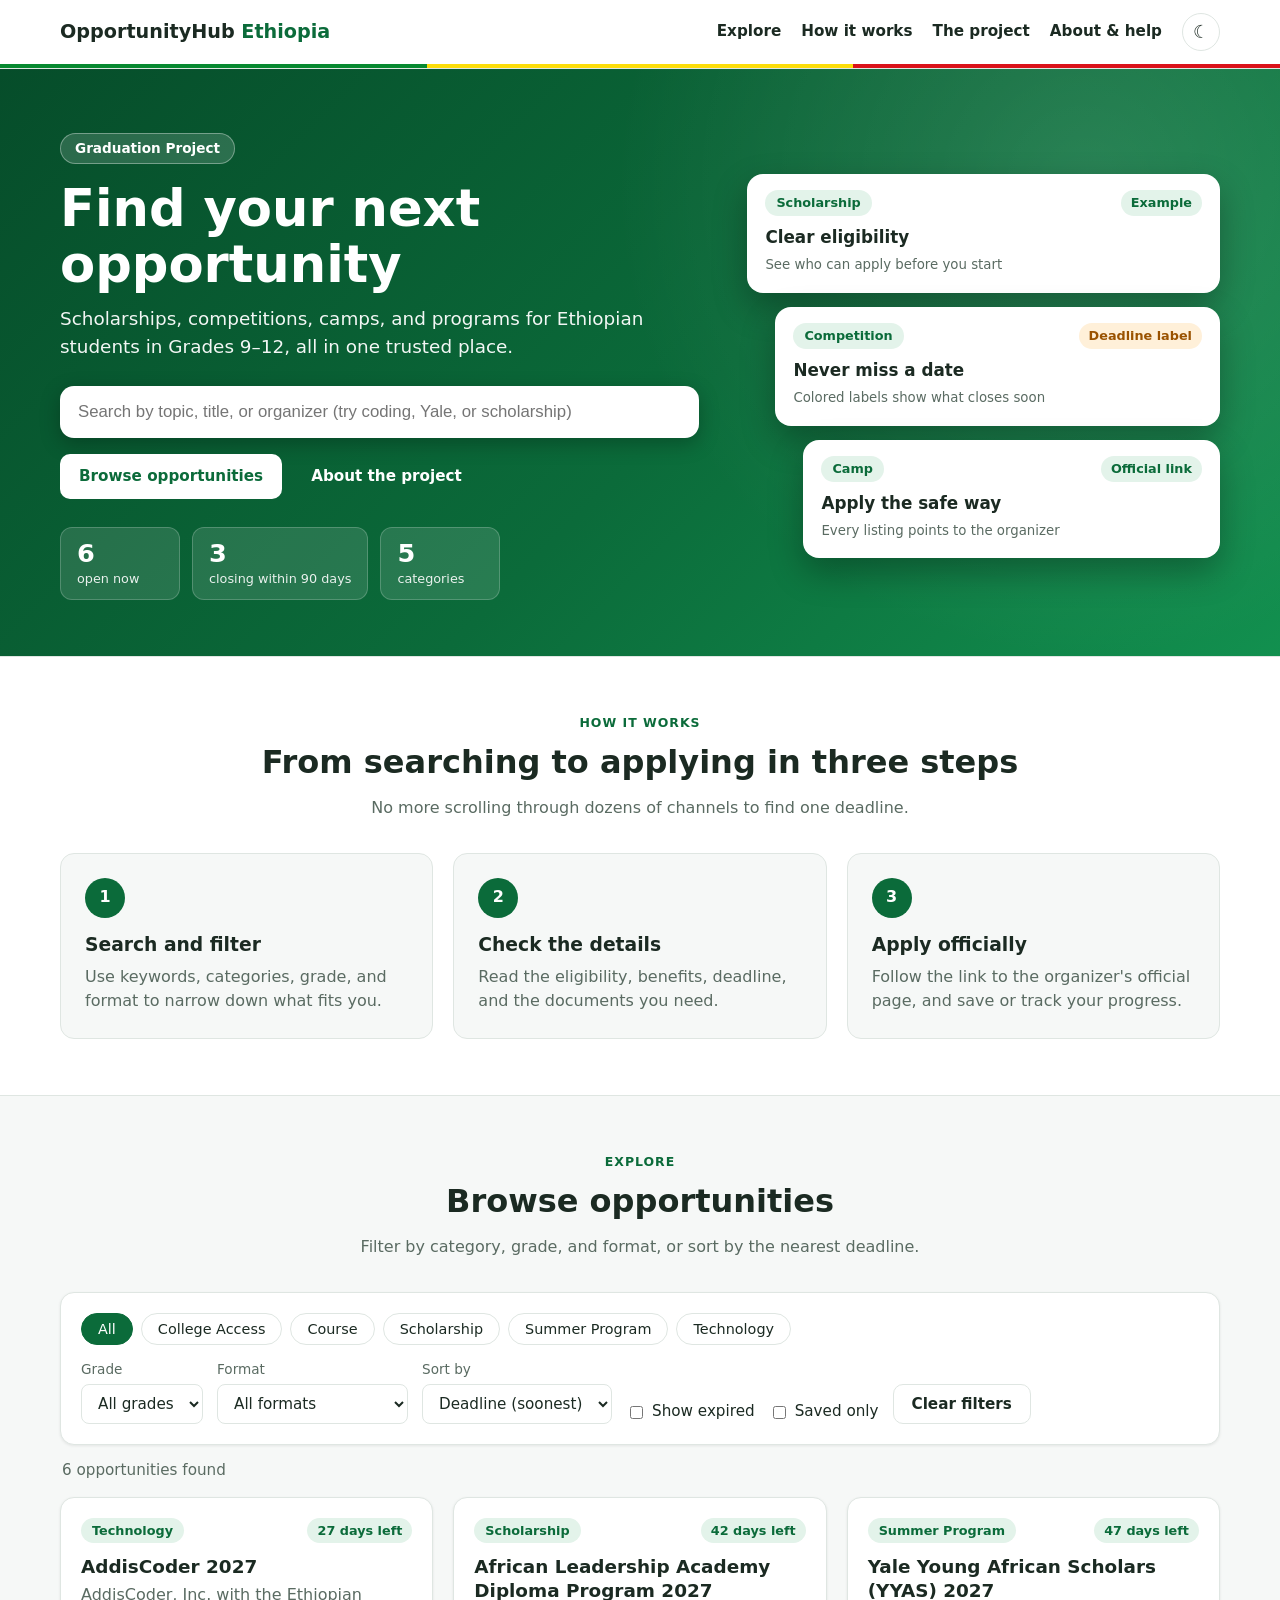
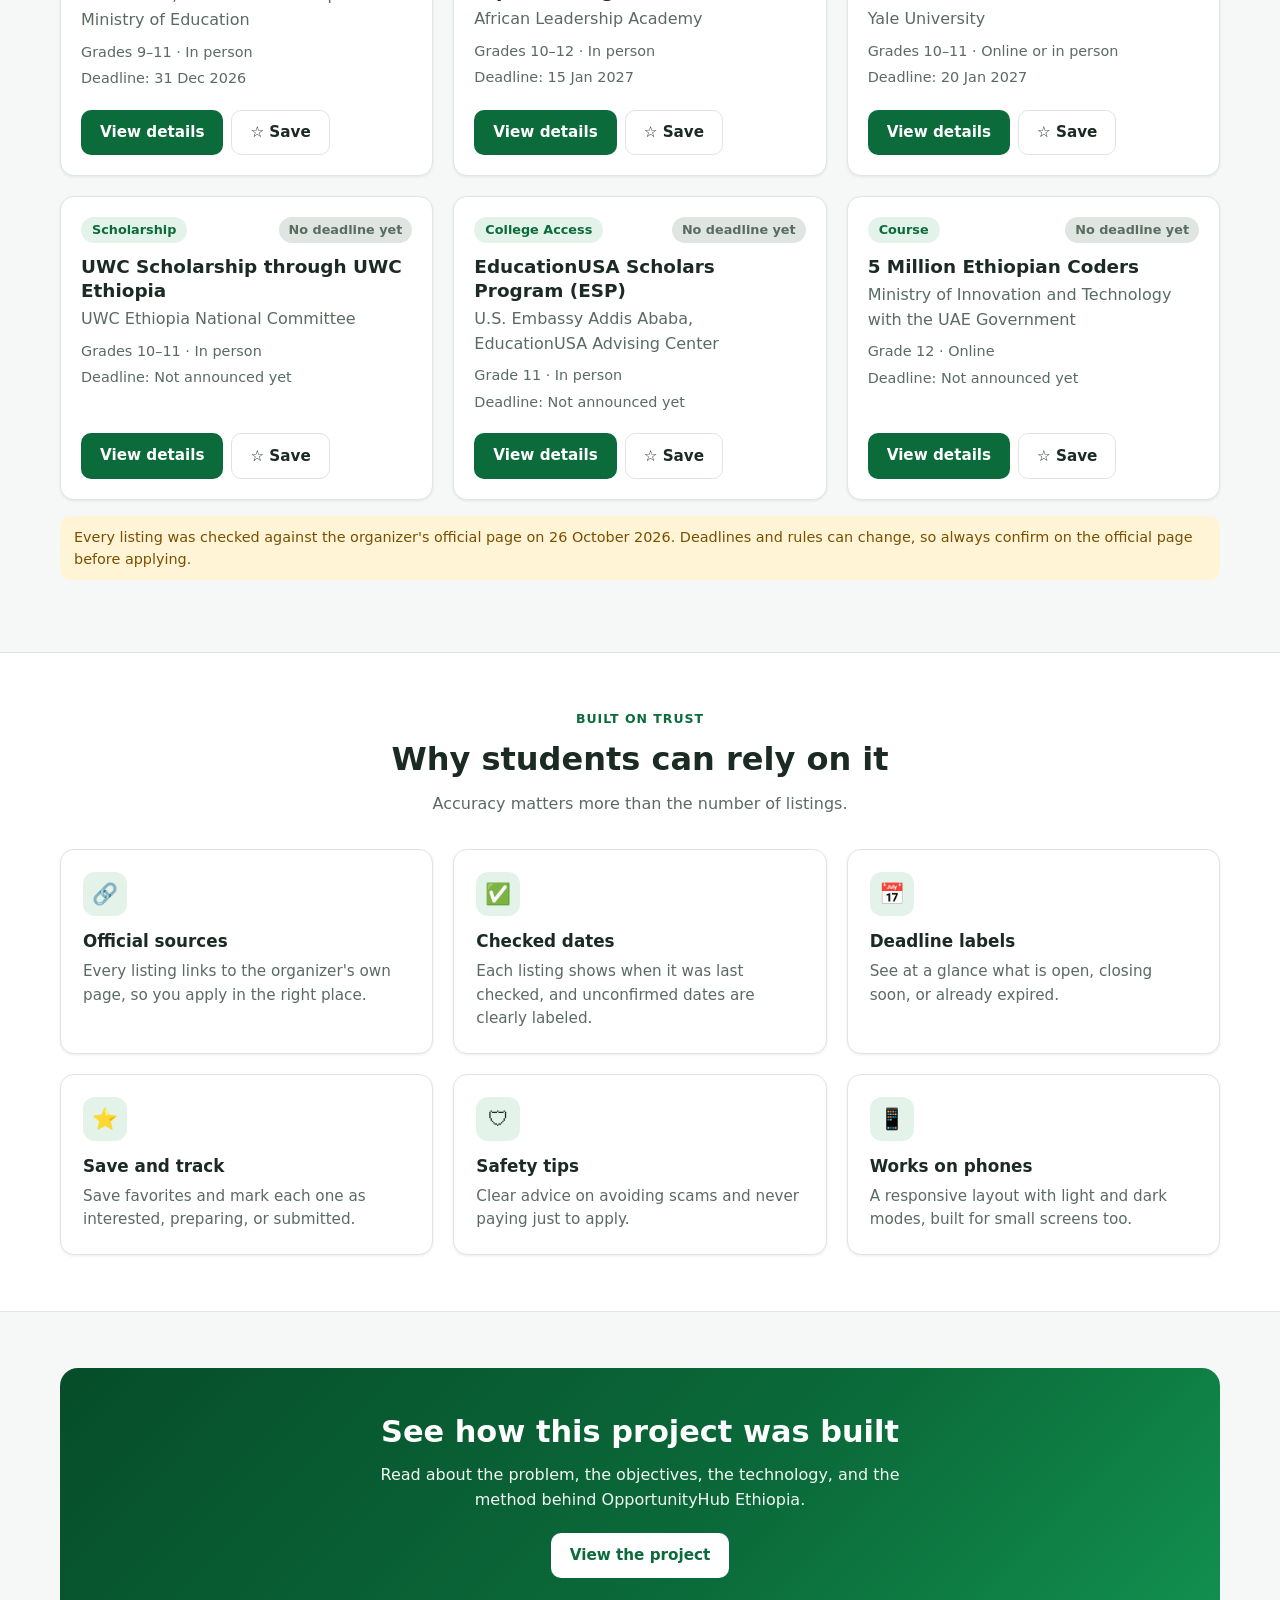
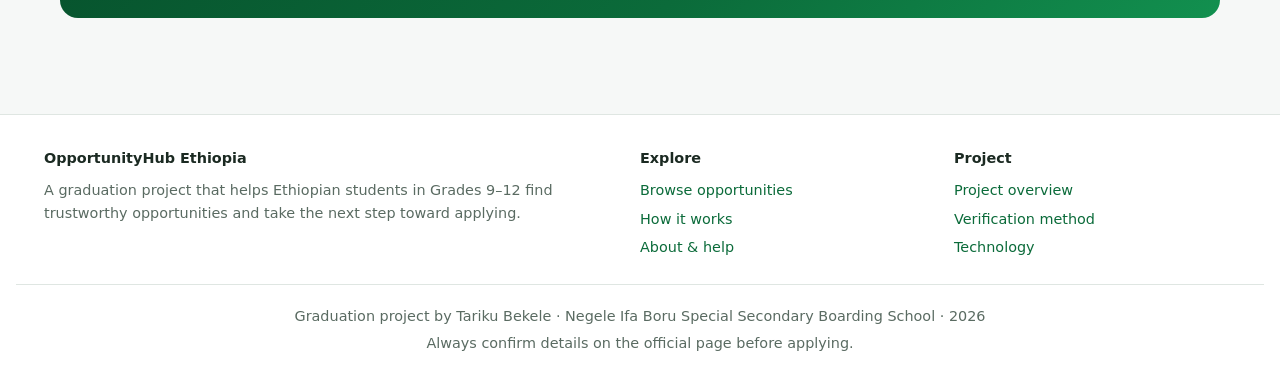
<file: index.html>
<!DOCTYPE html>
<html lang="en">
<head>
  <meta charset="UTF-8">
  <meta name="viewport" content="width=device-width, initial-scale=1">
  <meta name="description" content="Find scholarships, competitions, camps, and programs for Ethiopian students in Grades 9-12.">
  <title>OpportunityHub Ethiopia</title>
  <link rel="stylesheet" href="style.css">
  <script src="common.js"></script>
</head>
<body>
  <a class="skip" href="#explore">Skip to opportunities</a>

  <header class="site-header">
    <div class="container bar">
      <a class="brand" href="index.html">OpportunityHub <span>Ethiopia</span></a>
      <nav>
        <a href="index.html#explore">Explore</a>
        <a class="hide-sm" href="index.html#how">How it works</a>
        <a href="project.html">The project</a>
        <a class="hide-sm" href="about.html">About &amp; help</a>
        <button id="theme-toggle" class="icon-btn" type="button" aria-label="Switch to dark mode">☾</button>
      </nav>
    </div>
  </header>

  <section class="hero">
    <div class="container hero-grid">
      <div>
        <span class="badge-pill">Graduation Project</span>
        <h1>Find your next opportunity</h1>
        <p class="lead">Scholarships, competitions, camps, and programs for Ethiopian students in Grades 9–12, all in one trusted place.</p>
        <label class="sr-only" for="search">Search opportunities</label>
        <input id="search" type="search" placeholder="Search by topic, title, or organizer (try coding, Yale, or scholarship)">
        <div class="hero-actions">
          <a class="btn btn-light" href="#explore">Browse opportunities</a>
          <a class="btn btn-outline-light" href="project.html">About the project</a>
        </div>
        <div class="stats">
          <div><strong id="stat-total">0</strong><span>open now</span></div>
          <div><strong id="stat-soon">0</strong><span>closing within 90 days</span></div>
          <div><strong id="stat-cats">0</strong><span>categories</span></div>
        </div>
      </div>

      <div class="hero-visual" aria-hidden="true">
        <div class="mini-card">
          <div class="mini-top"><span class="tag">Scholarship</span><span class="deadline">Example</span></div>
          <strong>Clear eligibility</strong>
          <small>See who can apply before you start</small>
        </div>
        <div class="mini-card">
          <div class="mini-top"><span class="tag">Competition</span><span class="deadline soon">Deadline label</span></div>
          <strong>Never miss a date</strong>
          <small>Colored labels show what closes soon</small>
        </div>
        <div class="mini-card">
          <div class="mini-top"><span class="tag">Camp</span><span class="deadline">Official link</span></div>
          <strong>Apply the safe way</strong>
          <small>Every listing points to the organizer</small>
        </div>
      </div>
    </div>
  </section>

  <section class="section alt" id="how">
    <div class="container">
      <div class="section-head">
        <div class="eyebrow">How it works</div>
        <h2>From searching to applying in three steps</h2>
        <p>No more scrolling through dozens of channels to find one deadline.</p>
      </div>
      <div class="steps">
        <div class="step">
          <div class="step-num">1</div>
          <h3>Search and filter</h3>
          <p>Use keywords, categories, grade, and format to narrow down what fits you.</p>
        </div>
        <div class="step">
          <div class="step-num">2</div>
          <h3>Check the details</h3>
          <p>Read the eligibility, benefits, deadline, and the documents you need.</p>
        </div>
        <div class="step">
          <div class="step-num">3</div>
          <h3>Apply officially</h3>
          <p>Follow the link to the organizer's official page, and save or track your progress.</p>
        </div>
      </div>
    </div>
  </section>

  <section class="section" id="explore">
    <div class="container">
      <div class="section-head">
        <div class="eyebrow">Explore</div>
        <h2>Browse opportunities</h2>
        <p>Filter by category, grade, and format, or sort by the nearest deadline.</p>
      </div>

      <section class="filters" aria-label="Filters">
        <div id="chips" class="chips"></div>
        <div class="filter-row">
          <label>Grade
            <select id="grade">
              <option value="">All grades</option>
              <option>9</option>
              <option>10</option>
              <option>11</option>
              <option>12</option>
            </select>
          </label>
          <label>Format
            <select id="mode"><option value="">All formats</option></select>
          </label>
          <label>Sort by
            <select id="sort">
              <option value="deadline">Deadline (soonest)</option>
              <option value="title">Title (A–Z)</option>
            </select>
          </label>
          <label class="check"><input type="checkbox" id="show-expired"> Show expired</label>
          <label class="check"><input type="checkbox" id="saved-only"> Saved only</label>
          <button id="clear" class="btn btn-ghost" type="button">Clear filters</button>
        </div>
      </section>

      <p id="count" class="count" aria-live="polite"></p>
      <div id="list" class="grid"></div>

      <p class="notice">Every listing was checked against the organizer's official page on 26 October 2026. Deadlines and rules can change, so always confirm on the official page before applying.</p>
    </div>
  </section>

  <section class="section alt">
    <div class="container">
      <div class="section-head">
        <div class="eyebrow">Built on trust</div>
        <h2>Why students can rely on it</h2>
        <p>Accuracy matters more than the number of listings.</p>
      </div>
      <div class="features">
        <div class="feature"><div class="ico" aria-hidden="true">🔗</div><h3>Official sources</h3><p>Every listing links to the organizer's own page, so you apply in the right place.</p></div>
        <div class="feature"><div class="ico" aria-hidden="true">✅</div><h3>Checked dates</h3><p>Each listing shows when it was last checked, and unconfirmed dates are clearly labeled.</p></div>
        <div class="feature"><div class="ico" aria-hidden="true">📅</div><h3>Deadline labels</h3><p>See at a glance what is open, closing soon, or already expired.</p></div>
        <div class="feature"><div class="ico" aria-hidden="true">⭐</div><h3>Save and track</h3><p>Save favorites and mark each one as interested, preparing, or submitted.</p></div>
        <div class="feature"><div class="ico" aria-hidden="true">🛡</div><h3>Safety tips</h3><p>Clear advice on avoiding scams and never paying just to apply.</p></div>
        <div class="feature"><div class="ico" aria-hidden="true">📱</div><h3>Works on phones</h3><p>A responsive layout with light and dark modes, built for small screens too.</p></div>
      </div>
    </div>
  </section>

  <section class="section">
    <div class="container">
      <div class="cta">
        <h2>See how this project was built</h2>
        <p>Read about the problem, the objectives, the technology, and the method behind OpportunityHub Ethiopia.</p>
        <a class="btn btn-light" href="project.html">View the project</a>
      </div>
    </div>
  </section>

  <footer class="site-footer">
    <div class="footer-grid">
      <div>
        <h4>OpportunityHub Ethiopia</h4>
        <p>A graduation project that helps Ethiopian students in Grades 9–12 find trustworthy opportunities and take the next step toward applying.</p>
      </div>
      <div>
        <h4>Explore</h4>
        <ul>
          <li><a href="index.html#explore">Browse opportunities</a></li>
          <li><a href="index.html#how">How it works</a></li>
          <li><a href="about.html">About &amp; help</a></li>
        </ul>
      </div>
      <div>
        <h4>Project</h4>
        <ul>
          <li><a href="project.html">Project overview</a></li>
          <li><a href="project.html#method">Verification method</a></li>
          <li><a href="project.html#tech">Technology</a></li>
        </ul>
      </div>
    </div>
    <div class="footer-bottom">
      <p>Graduation project by Tariku Bekele · Negele Ifa Boru Special Secondary Boarding School · 2026</p>
      <p>Always confirm details on the official page before applying.</p>
    </div>
  </footer>

  <script src="data.js"></script>
  <script src="app.js"></script>
</body>
</html>
</file>
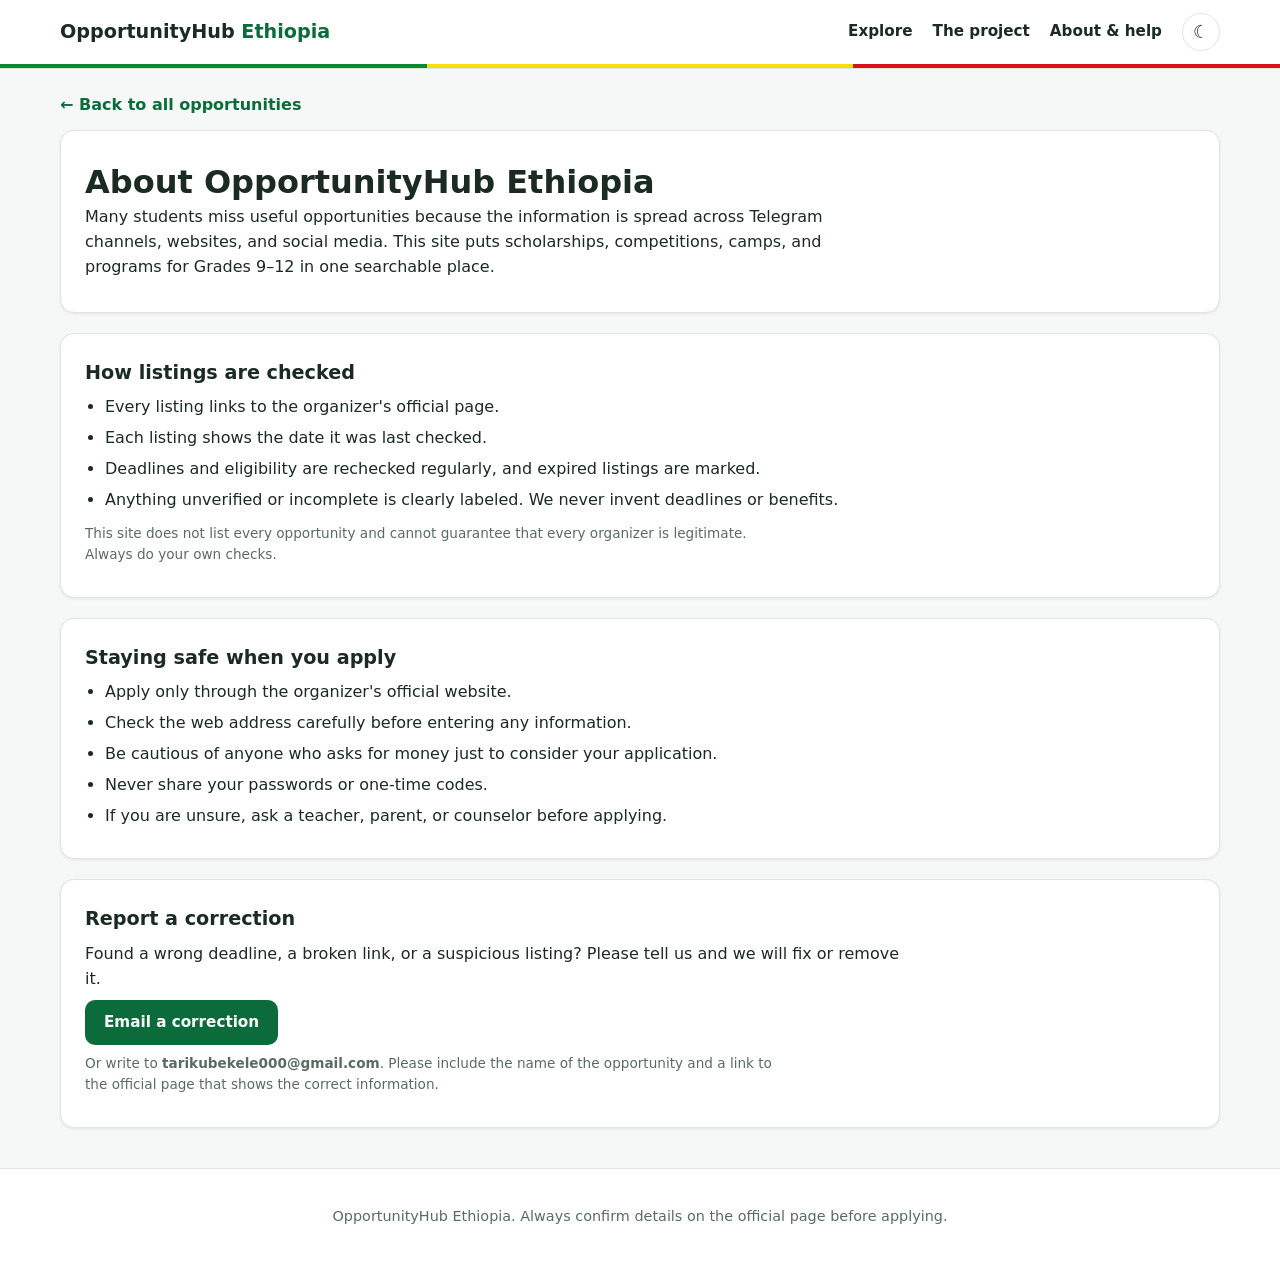
<file: about.html>
<!DOCTYPE html>
<html lang="en">
<head>
  <meta charset="UTF-8">
  <meta name="viewport" content="width=device-width, initial-scale=1">
  <title>About &amp; Help | OpportunityHub Ethiopia</title>
  <link rel="stylesheet" href="style.css">
  <script src="common.js"></script>
</head>
<body>
  <a class="skip" href="#main">Skip to content</a>

  <header class="site-header">
    <div class="container bar">
      <a class="brand" href="index.html">OpportunityHub <span>Ethiopia</span></a>
      <nav>
        <a href="index.html#explore">Explore</a>
        <a href="project.html">The project</a>
        <a class="hide-sm" href="about.html">About &amp; help</a>
        <button id="theme-toggle" class="icon-btn" type="button" aria-label="Switch to dark mode">☾</button>
      </nav>
    </div>
  </header>

  <main id="main" class="container">
    <a class="back" href="index.html#explore">&larr; Back to all opportunities</a>

    <section class="panel">
      <h1>About OpportunityHub Ethiopia</h1>
      <p>Many students miss useful opportunities because the information is spread across Telegram channels, websites, and social media. This site puts scholarships, competitions, camps, and programs for Grades 9–12 in one searchable place.</p>
    </section>

    <section class="panel">
      <h2>How listings are checked</h2>
      <ul>
        <li>Every listing links to the organizer's official page.</li>
        <li>Each listing shows the date it was last checked.</li>
        <li>Deadlines and eligibility are rechecked regularly, and expired listings are marked.</li>
        <li>Anything unverified or incomplete is clearly labeled. We never invent deadlines or benefits.</li>
      </ul>
      <p class="small" style="margin-top:10px">This site does not list every opportunity and cannot guarantee that every organizer is legitimate. Always do your own checks.</p>
    </section>

    <section class="panel">
      <h2>Staying safe when you apply</h2>
      <ul>
        <li>Apply only through the organizer's official website.</li>
        <li>Check the web address carefully before entering any information.</li>
        <li>Be cautious of anyone who asks for money just to consider your application.</li>
        <li>Never share your passwords or one-time codes.</li>
        <li>If you are unsure, ask a teacher, parent, or counselor before applying.</li>
      </ul>
    </section>

    <section class="panel">
      <h2>Report a correction</h2>
      <p>Found a wrong deadline, a broken link, or a suspicious listing? Please tell us and we will fix or remove it.</p>
      <p><a class="btn btn-primary" href="mailto:tarikubekele000@gmail.com?subject=Correction%20for%20OpportunityHub">Email a correction</a></p>
      <p class="small">Or write to <strong>tarikubekele000@gmail.com</strong>. Please include the name of the opportunity and a link to the official page that shows the correct information.</p>
    </section>
  </main>

  <footer class="site-footer">
    <p>OpportunityHub Ethiopia. Always confirm details on the official page before applying.</p>
  </footer>
</body>
</html>
</file>
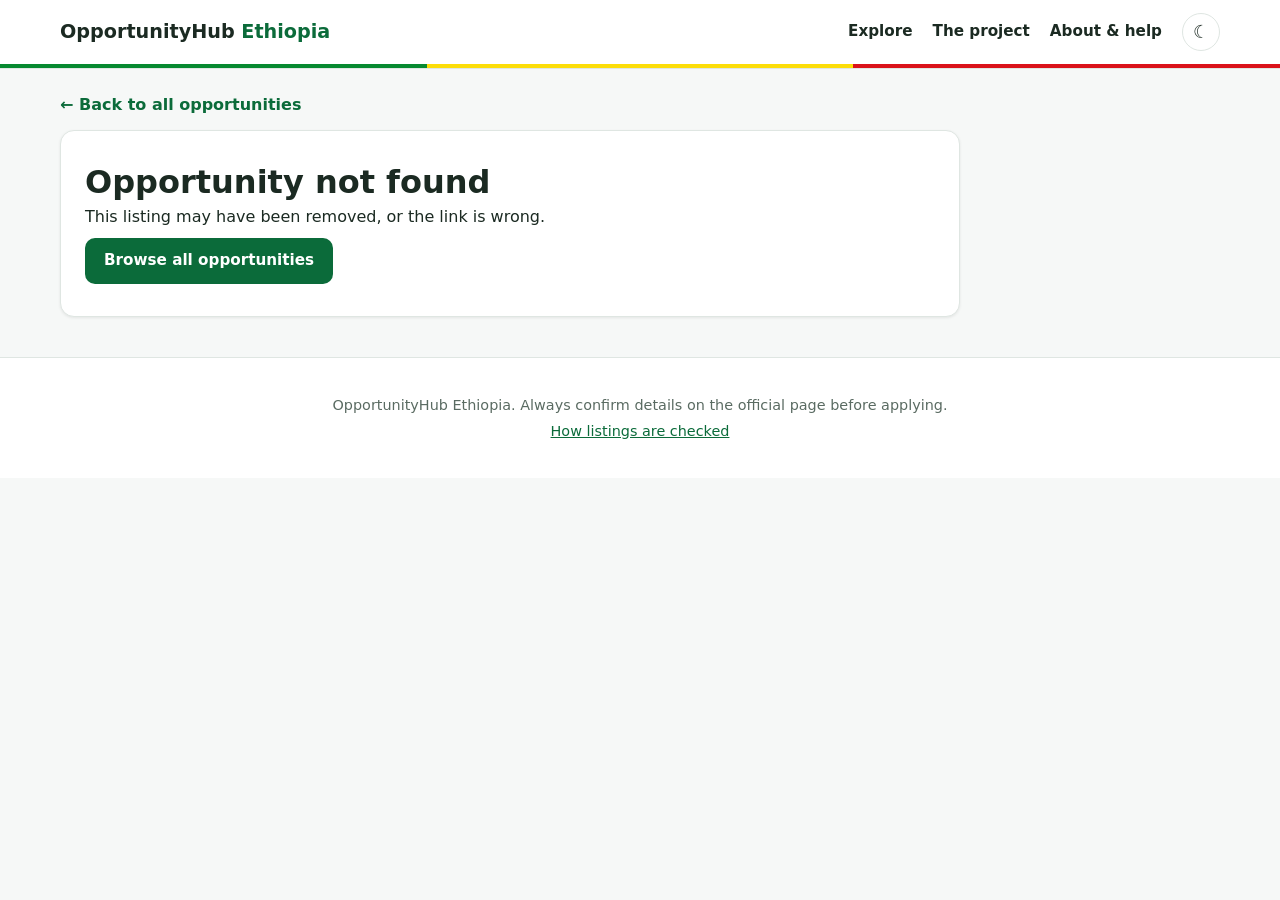
<file: detail.html>
<!DOCTYPE html>
<html lang="en">
<head>
  <meta charset="UTF-8">
  <meta name="viewport" content="width=device-width, initial-scale=1">
  <title>Opportunity Details | OpportunityHub Ethiopia</title>
  <link rel="stylesheet" href="style.css">
  <script src="common.js"></script>
</head>
<body>
  <a class="skip" href="#main">Skip to content</a>

  <header class="site-header">
    <div class="container bar">
      <a class="brand" href="index.html">OpportunityHub <span>Ethiopia</span></a>
      <nav>
        <a href="index.html#explore">Explore</a>
        <a href="project.html">The project</a>
        <a class="hide-sm" href="about.html">About &amp; help</a>
        <button id="theme-toggle" class="icon-btn" type="button" aria-label="Switch to dark mode">☾</button>
      </nav>
    </div>
  </header>

  <main id="main" class="container">
    <a class="back" href="index.html#explore">&larr; Back to all opportunities</a>
    <div id="detail"></div>
  </main>

  <footer class="site-footer">
    <p>OpportunityHub Ethiopia. Always confirm details on the official page before applying.</p>
    <p><a href="about.html">How listings are checked</a></p>
  </footer>

  <script src="data.js"></script>
  <script src="detail.js"></script>
</body>
</html>
</file>
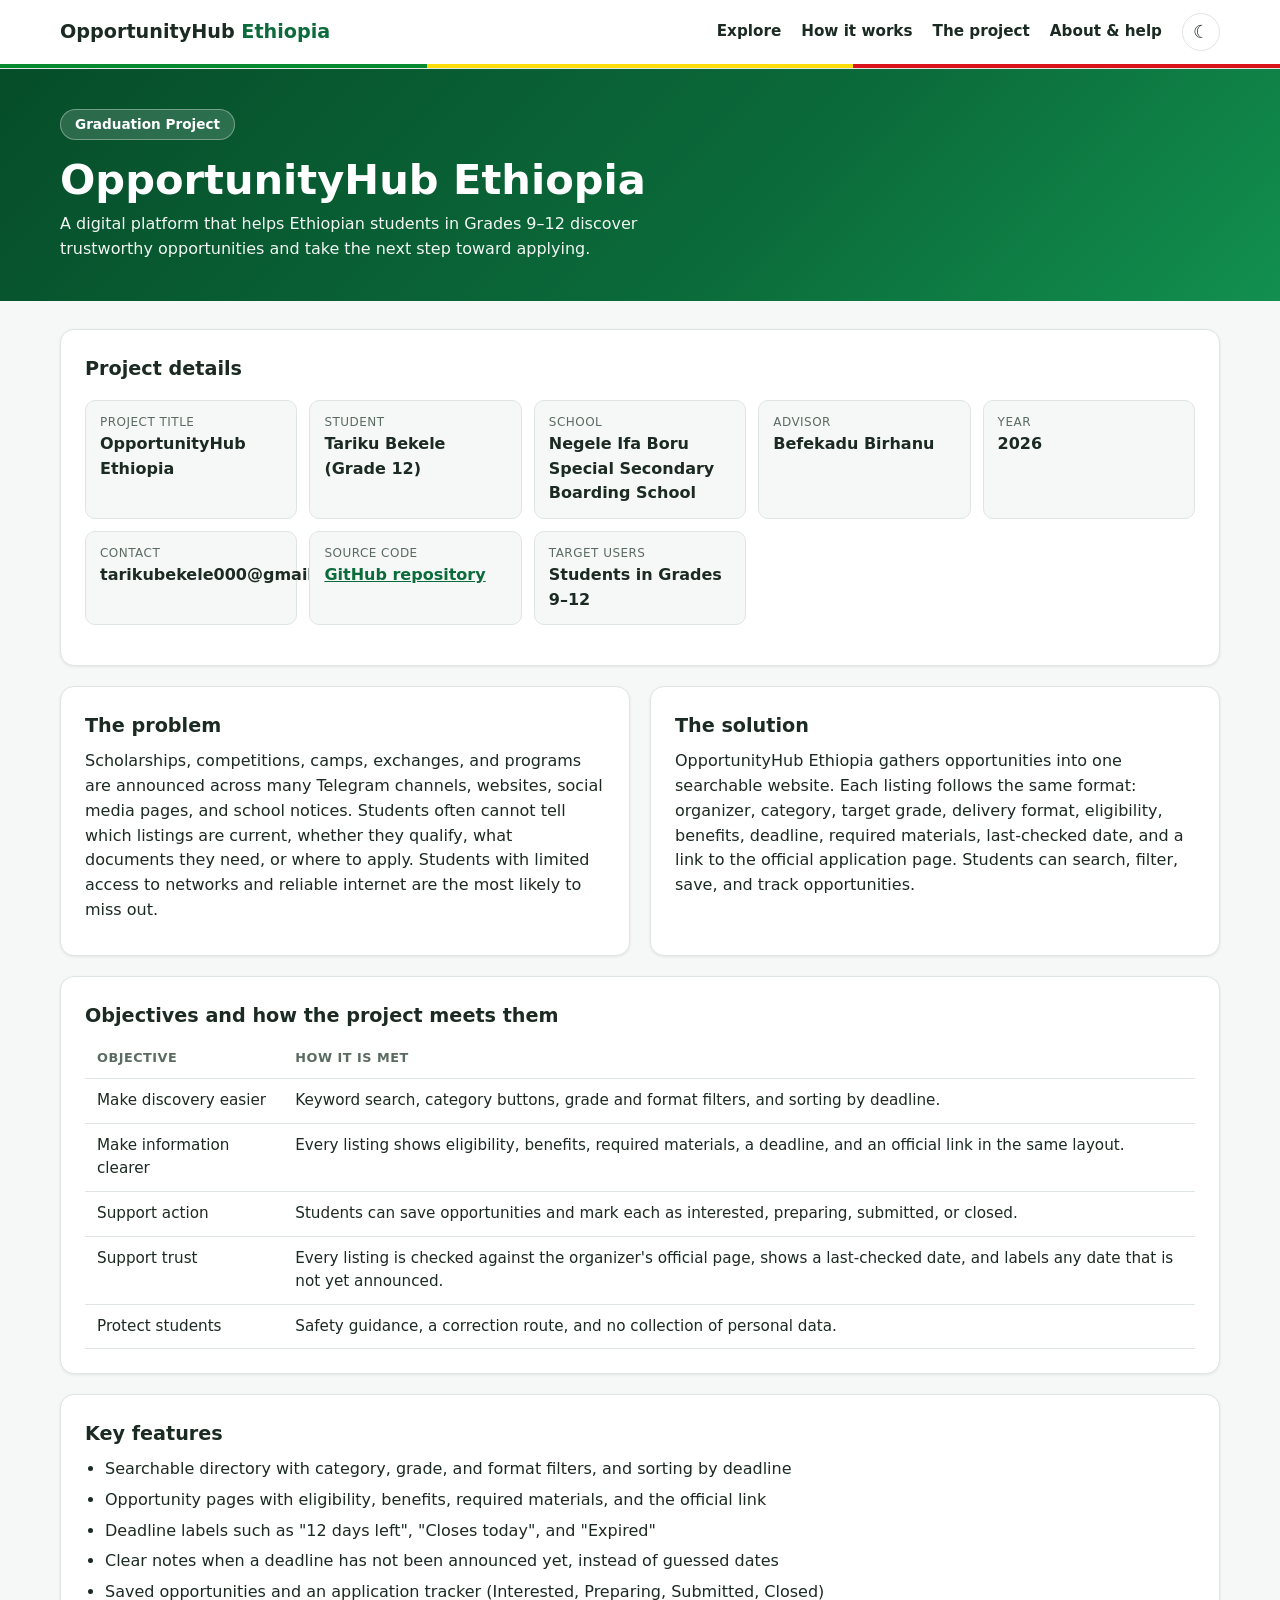
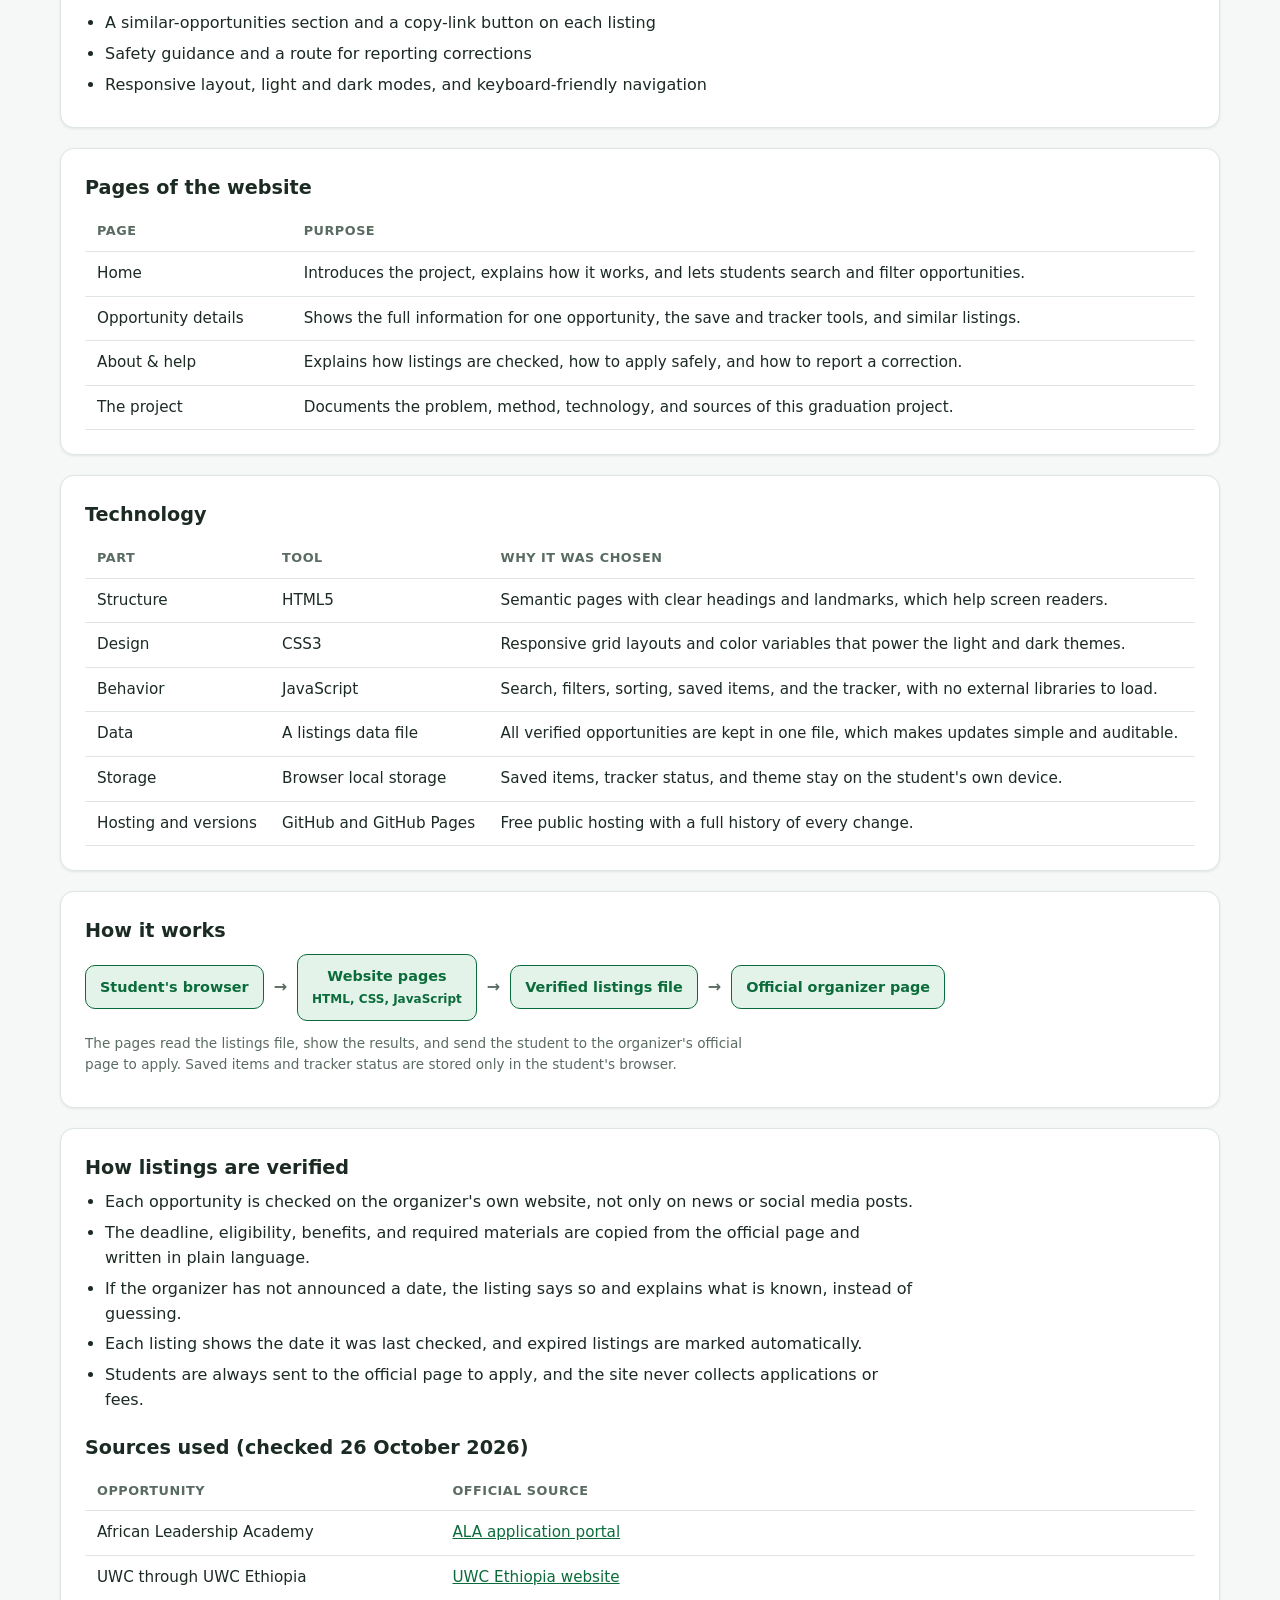
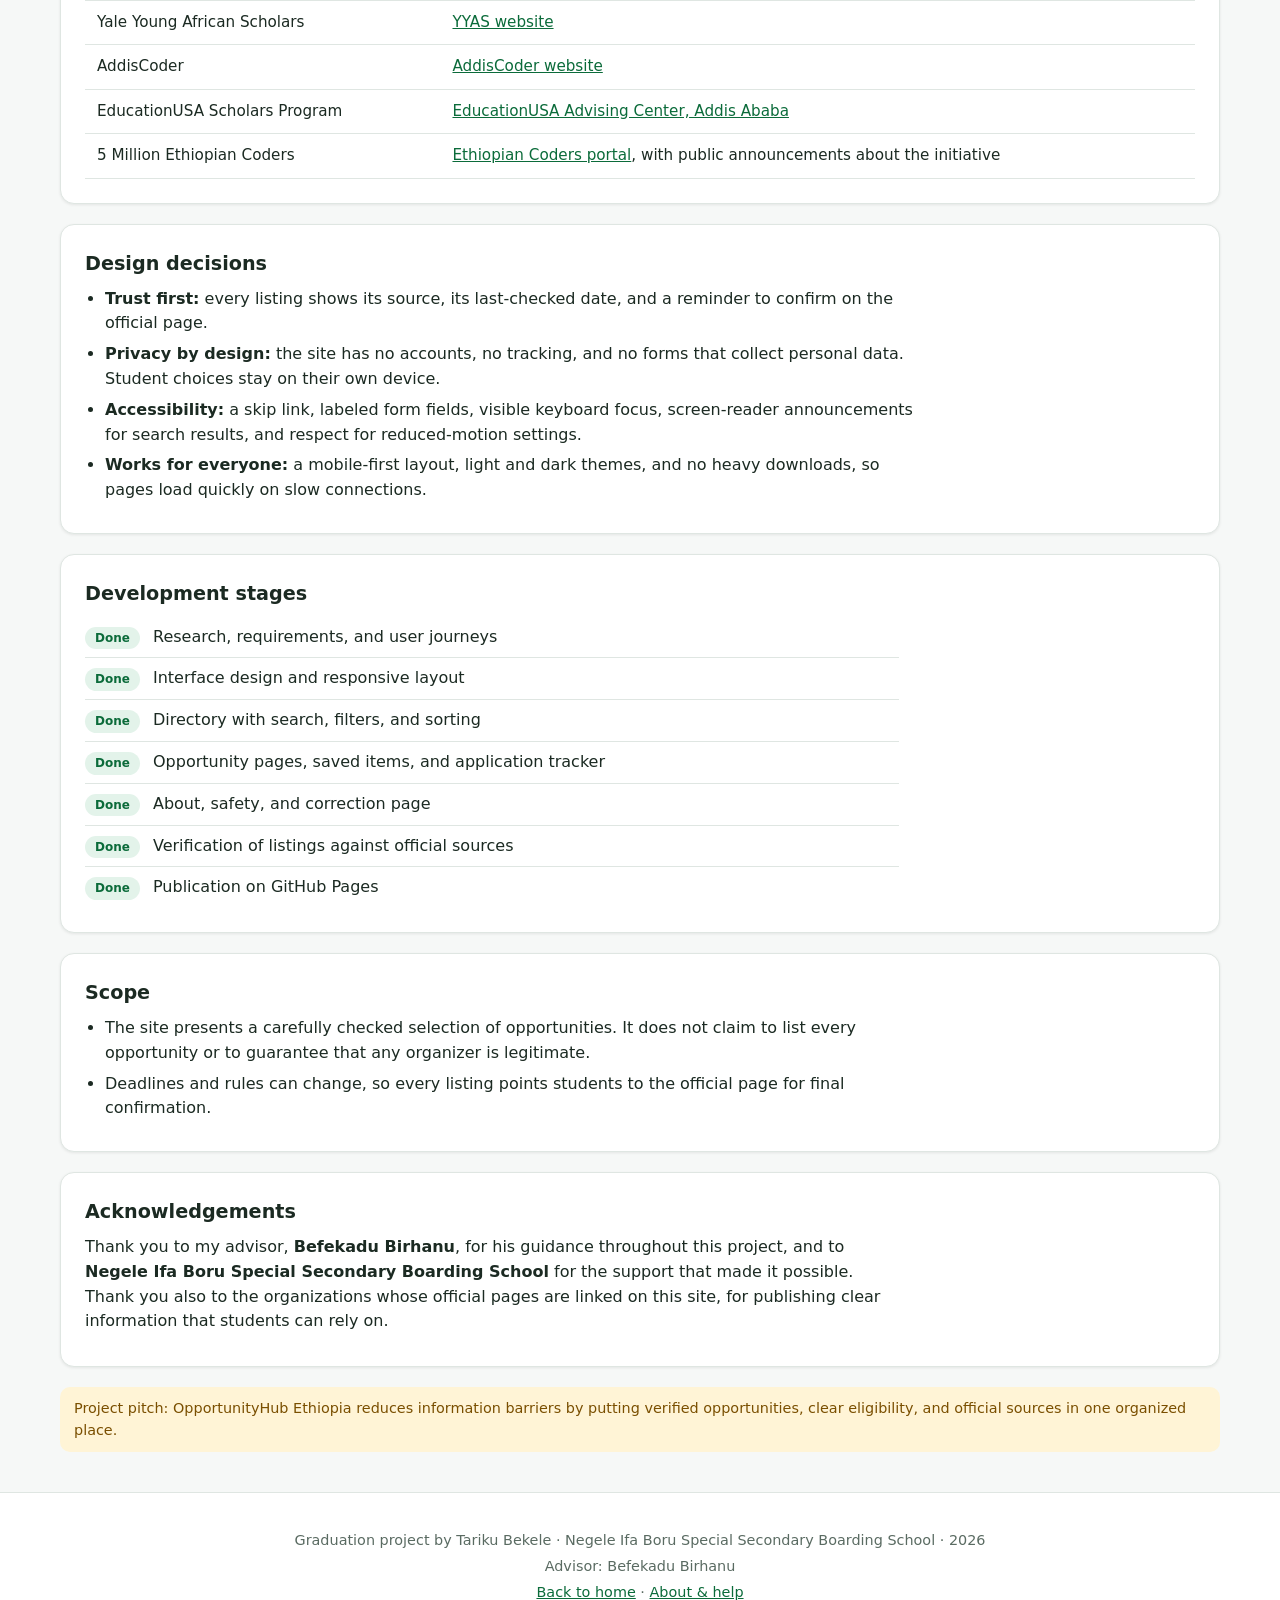
<file: project.html>
<!DOCTYPE html>
<html lang="en">
<head>
  <meta charset="UTF-8">
  <meta name="viewport" content="width=device-width, initial-scale=1">
  <title>The Project | OpportunityHub Ethiopia</title>
  <link rel="stylesheet" href="style.css">
  <script src="common.js"></script>
</head>
<body>
  <a class="skip" href="#main">Skip to content</a>

  <header class="site-header">
    <div class="container bar">
      <a class="brand" href="index.html">OpportunityHub <span>Ethiopia</span></a>
      <nav>
        <a href="index.html#explore">Explore</a>
        <a class="hide-sm" href="index.html#how">How it works</a>
        <a href="project.html">The project</a>
        <a class="hide-sm" href="about.html">About &amp; help</a>
        <button id="theme-toggle" class="icon-btn" type="button" aria-label="Switch to dark mode">☾</button>
      </nav>
    </div>
  </header>

  <section class="page-head">
    <div class="container">
      <span class="badge-pill">Graduation Project</span>
      <h1>OpportunityHub Ethiopia</h1>
      <p>A digital platform that helps Ethiopian students in Grades 9–12 discover trustworthy opportunities and take the next step toward applying.</p>
    </div>
  </section>

  <main id="main" class="container" style="padding-top:28px">

    <section class="panel">
      <h2>Project details</h2>
      <div class="facts">
        <div class="fact"><span>Project title</span><strong>OpportunityHub Ethiopia</strong></div>
        <div class="fact"><span>Student</span><strong>Tariku Bekele (Grade 12)</strong></div>
        <div class="fact"><span>School</span><strong>Negele Ifa Boru Special Secondary Boarding School</strong></div>
        <div class="fact"><span>Advisor</span><strong>Befekadu Birhanu</strong></div>
        <div class="fact"><span>Year</span><strong>2026</strong></div>
        <div class="fact"><span>Contact</span><strong>tarikubekele000@gmail.com</strong></div>
        <div class="fact"><span>Source code</span><strong><a href="https://github.com/tarikubekele000-blip/opportunityhub-ethiopia" target="_blank" rel="noopener noreferrer">GitHub repository</a></strong></div>
        <div class="fact"><span>Target users</span><strong>Students in Grades 9–12</strong></div>
      </div>
    </section>

    <div class="two-col" style="margin-bottom:20px">
      <section class="panel">
        <h2>The problem</h2>
        <p>Scholarships, competitions, camps, exchanges, and programs are announced across many Telegram channels, websites, social media pages, and school notices. Students often cannot tell which listings are current, whether they qualify, what documents they need, or where to apply. Students with limited access to networks and reliable internet are the most likely to miss out.</p>
      </section>
      <section class="panel">
        <h2>The solution</h2>
        <p>OpportunityHub Ethiopia gathers opportunities into one searchable website. Each listing follows the same format: organizer, category, target grade, delivery format, eligibility, benefits, deadline, required materials, last-checked date, and a link to the official application page. Students can search, filter, save, and track opportunities.</p>
      </section>
    </div>

    <section class="panel">
      <h2>Objectives and how the project meets them</h2>
      <div class="table-wrap">
        <table class="table">
          <thead><tr><th>Objective</th><th>How it is met</th></tr></thead>
          <tbody>
            <tr><td>Make discovery easier</td><td>Keyword search, category buttons, grade and format filters, and sorting by deadline.</td></tr>
            <tr><td>Make information clearer</td><td>Every listing shows eligibility, benefits, required materials, a deadline, and an official link in the same layout.</td></tr>
            <tr><td>Support action</td><td>Students can save opportunities and mark each as interested, preparing, submitted, or closed.</td></tr>
            <tr><td>Support trust</td><td>Every listing is checked against the organizer's official page, shows a last-checked date, and labels any date that is not yet announced.</td></tr>
            <tr><td>Protect students</td><td>Safety guidance, a correction route, and no collection of personal data.</td></tr>
          </tbody>
        </table>
      </div>
    </section>

    <section class="panel">
      <h2>Key features</h2>
      <ul>
        <li>Searchable directory with category, grade, and format filters, and sorting by deadline</li>
        <li>Opportunity pages with eligibility, benefits, required materials, and the official link</li>
        <li>Deadline labels such as "12 days left", "Closes today", and "Expired"</li>
        <li>Clear notes when a deadline has not been announced yet, instead of guessed dates</li>
        <li>Saved opportunities and an application tracker (Interested, Preparing, Submitted, Closed)</li>
        <li>A similar-opportunities section and a copy-link button on each listing</li>
        <li>Safety guidance and a route for reporting corrections</li>
        <li>Responsive layout, light and dark modes, and keyboard-friendly navigation</li>
      </ul>
    </section>

    <section class="panel">
      <h2>Pages of the website</h2>
      <div class="table-wrap">
        <table class="table">
          <thead><tr><th>Page</th><th>Purpose</th></tr></thead>
          <tbody>
            <tr><td>Home</td><td>Introduces the project, explains how it works, and lets students search and filter opportunities.</td></tr>
            <tr><td>Opportunity details</td><td>Shows the full information for one opportunity, the save and tracker tools, and similar listings.</td></tr>
            <tr><td>About &amp; help</td><td>Explains how listings are checked, how to apply safely, and how to report a correction.</td></tr>
            <tr><td>The project</td><td>Documents the problem, method, technology, and sources of this graduation project.</td></tr>
          </tbody>
        </table>
      </div>
    </section>

    <section class="panel" id="tech">
      <h2>Technology</h2>
      <div class="table-wrap">
        <table class="table">
          <thead><tr><th>Part</th><th>Tool</th><th>Why it was chosen</th></tr></thead>
          <tbody>
            <tr><td>Structure</td><td>HTML5</td><td>Semantic pages with clear headings and landmarks, which help screen readers.</td></tr>
            <tr><td>Design</td><td>CSS3</td><td>Responsive grid layouts and color variables that power the light and dark themes.</td></tr>
            <tr><td>Behavior</td><td>JavaScript</td><td>Search, filters, sorting, saved items, and the tracker, with no external libraries to load.</td></tr>
            <tr><td>Data</td><td>A listings data file</td><td>All verified opportunities are kept in one file, which makes updates simple and auditable.</td></tr>
            <tr><td>Storage</td><td>Browser local storage</td><td>Saved items, tracker status, and theme stay on the student's own device.</td></tr>
            <tr><td>Hosting and versions</td><td>GitHub and GitHub Pages</td><td>Free public hosting with a full history of every change.</td></tr>
          </tbody>
        </table>
      </div>
    </section>

    <section class="panel">
      <h2>How it works</h2>
      <div class="flow">
        <div class="flow-box">Student's browser</div>
        <div class="flow-arrow" aria-hidden="true">→</div>
        <div class="flow-box">Website pages<br><small>HTML, CSS, JavaScript</small></div>
        <div class="flow-arrow" aria-hidden="true">→</div>
        <div class="flow-box">Verified listings file</div>
        <div class="flow-arrow" aria-hidden="true">→</div>
        <div class="flow-box">Official organizer page</div>
      </div>
      <p class="small" style="margin-top:12px">The pages read the listings file, show the results, and send the student to the organizer's official page to apply. Saved items and tracker status are stored only in the student's browser.</p>
    </section>

    <section class="panel" id="method">
      <h2>How listings are verified</h2>
      <ul>
        <li>Each opportunity is checked on the organizer's own website, not only on news or social media posts.</li>
        <li>The deadline, eligibility, benefits, and required materials are copied from the official page and written in plain language.</li>
        <li>If the organizer has not announced a date, the listing says so and explains what is known, instead of guessing.</li>
        <li>Each listing shows the date it was last checked, and expired listings are marked automatically.</li>
        <li>Students are always sent to the official page to apply, and the site never collects applications or fees.</li>
      </ul>
      <h2 style="margin-top:20px">Sources used (checked 26 October 2026)</h2>
      <div class="table-wrap">
        <table class="table">
          <thead><tr><th>Opportunity</th><th>Official source</th></tr></thead>
          <tbody>
            <tr><td>African Leadership Academy</td><td><a href="https://ala2.submittable.com/submit/360300/2027-diploma-program-eng" target="_blank" rel="noopener noreferrer">ALA application portal</a></td></tr>
            <tr><td>UWC through UWC Ethiopia</td><td><a href="https://et.uwc.org/how-to-apply/" target="_blank" rel="noopener noreferrer">UWC Ethiopia website</a></td></tr>
            <tr><td>Yale Young African Scholars</td><td><a href="https://africanscholars.yale.edu/admissions/eligibility" target="_blank" rel="noopener noreferrer">YYAS website</a></td></tr>
            <tr><td>AddisCoder</td><td><a href="https://www.addiscoder.com/" target="_blank" rel="noopener noreferrer">AddisCoder website</a></td></tr>
            <tr><td>EducationUSA Scholars Program</td><td><a href="https://educationusa.state.gov/centers/educationusa-advising-center-addis-ababa" target="_blank" rel="noopener noreferrer">EducationUSA Advising Center, Addis Ababa</a></td></tr>
            <tr><td>5 Million Ethiopian Coders</td><td><a href="https://ethiocoders.et" target="_blank" rel="noopener noreferrer">Ethiopian Coders portal</a>, with public announcements about the initiative</td></tr>
          </tbody>
        </table>
      </div>
    </section>

    <section class="panel">
      <h2>Design decisions</h2>
      <ul>
        <li><strong>Trust first:</strong> every listing shows its source, its last-checked date, and a reminder to confirm on the official page.</li>
        <li><strong>Privacy by design:</strong> the site has no accounts, no tracking, and no forms that collect personal data. Student choices stay on their own device.</li>
        <li><strong>Accessibility:</strong> a skip link, labeled form fields, visible keyboard focus, screen-reader announcements for search results, and respect for reduced-motion settings.</li>
        <li><strong>Works for everyone:</strong> a mobile-first layout, light and dark themes, and no heavy downloads, so pages load quickly on slow connections.</li>
      </ul>
    </section>

    <section class="panel" id="roadmap">
      <h2>Development stages</h2>
      <ul class="roadmap">
        <li><span class="status done">Done</span> Research, requirements, and user journeys</li>
        <li><span class="status done">Done</span> Interface design and responsive layout</li>
        <li><span class="status done">Done</span> Directory with search, filters, and sorting</li>
        <li><span class="status done">Done</span> Opportunity pages, saved items, and application tracker</li>
        <li><span class="status done">Done</span> About, safety, and correction page</li>
        <li><span class="status done">Done</span> Verification of listings against official sources</li>
        <li><span class="status done">Done</span> Publication on GitHub Pages</li>
      </ul>
    </section>

    <section class="panel">
      <h2>Scope</h2>
      <ul>
        <li>The site presents a carefully checked selection of opportunities. It does not claim to list every opportunity or to guarantee that any organizer is legitimate.</li>
        <li>Deadlines and rules can change, so every listing points students to the official page for final confirmation.</li>
      </ul>
    </section>

    <section class="panel">
      <h2>Acknowledgements</h2>
      <p>Thank you to my advisor, <strong>Befekadu Birhanu</strong>, for his guidance throughout this project, and to <strong>Negele Ifa Boru Special Secondary Boarding School</strong> for the support that made it possible. Thank you also to the organizations whose official pages are linked on this site, for publishing clear information that students can rely on.</p>
    </section>

    <p class="notice">Project pitch: OpportunityHub Ethiopia reduces information barriers by putting verified opportunities, clear eligibility, and official sources in one organized place.</p>
  </main>

  <footer class="site-footer">
    <div class="footer-bottom" style="border-top:0;padding-top:0">
      <p>Graduation project by Tariku Bekele · Negele Ifa Boru Special Secondary Boarding School · 2026</p>
      <p>Advisor: Befekadu Birhanu</p>
      <p><a href="index.html">Back to home</a> · <a href="about.html">About &amp; help</a></p>
    </div>
  </footer>
</body>
</html>
</file>
<file: style.css>
:root {
  --bg: #f6f8f7;
  --surface: #ffffff;
  --text: #1b2a22;
  --muted: #5a6b62;
  --border: #dfe6e2;
  --brand: #0b6b3a;
  --brand-dark: #084d29;
  --brand-soft: #e3f3ea;
  --on-brand: #ffffff;
  --warn-bg: #fff4d6;
  --warn-text: #7a4f00;
  --danger-bg: #fde2e2;
  --danger-text: #a12020;
  --soon-bg: #fff0d9;
  --soon-text: #9a5200;
  --focus: #1a6fd6;
  --shadow: 0 1px 3px rgba(0, 0, 0, 0.08);
  --shadow-lg: 0 10px 30px rgba(0, 0, 0, 0.12);
  --radius: 14px;
}

:root[data-theme="dark"] {
  --bg: #0f1713;
  --surface: #17221c;
  --text: #e8f0eb;
  --muted: #9db0a5;
  --border: #26362d;
  --brand: #3fbf7a;
  --brand-dark: #62d495;
  --brand-soft: #1d3a2b;
  --on-brand: #06210f;
  --warn-bg: #3a2f10;
  --warn-text: #f1cf7a;
  --danger-bg: #3d1c1c;
  --danger-text: #f3a3a3;
  --soon-bg: #3a2a12;
  --soon-text: #f0b86a;
  --focus: #7ab8ff;
  --shadow: 0 1px 3px rgba(0, 0, 0, 0.4);
  --shadow-lg: 0 10px 30px rgba(0, 0, 0, 0.5);
}

*, *::before, *::after { box-sizing: border-box; }
html { scroll-behavior: smooth; scroll-padding-top: 80px; }
body {
  margin: 0;
  font-family: system-ui, -apple-system, "Segoe UI", Roboto, Arial, sans-serif;
  background: var(--bg);
  color: var(--text);
  line-height: 1.55;
}
a { color: var(--brand); }
:focus-visible { outline: 3px solid var(--focus); outline-offset: 2px; }

.container { max-width: 1200px; margin: 0 auto; padding: 0 20px; }
.muted { color: var(--muted); }
.sr-only {
  position: absolute; width: 1px; height: 1px; overflow: hidden;
  clip: rect(0 0 0 0); white-space: nowrap;
}
.skip {
  position: absolute; left: 8px; top: -60px; z-index: 100;
  background: var(--brand); color: var(--on-brand);
  padding: 8px 12px; border-radius: 8px;
}
.skip:focus { top: 8px; }

/* ---------- Header ---------- */
.site-header {
  background: var(--surface);
  border-bottom: 1px solid var(--border);
  position: sticky; top: 0; z-index: 10;
}
.site-header::after {
  content: ""; display: block; height: 4px;
  background: linear-gradient(90deg, #078930 0 33.33%, #fcdd09 33.33% 66.66%, #da121a 66.66% 100%);
}
.bar { display: flex; align-items: center; justify-content: space-between; min-height: 64px; gap: 12px; }
.brand { font-weight: 800; font-size: 1.2rem; text-decoration: none; color: var(--text); }
.brand span { color: var(--brand); }
.site-header nav { display: flex; align-items: center; gap: 20px; }
.site-header nav a { text-decoration: none; color: var(--text); font-weight: 600; font-size: 0.95rem; }
.site-header nav a:hover { color: var(--brand); }
.icon-btn {
  border: 1px solid var(--border); background: var(--surface); color: var(--text);
  border-radius: 999px; width: 38px; height: 38px; font-size: 1.1rem; cursor: pointer;
}
.icon-btn:hover { border-color: var(--brand); }

/* ---------- Hero ---------- */
.hero {
  background:
    radial-gradient(circle at 85% 20%, rgba(255, 255, 255, 0.12), transparent 40%),
    linear-gradient(135deg, #064d2a, #0b6b3a 55%, #12904f);
  color: #ffffff;
  padding: 64px 0 56px;
}
.hero-grid { display: grid; grid-template-columns: 1.15fr 0.85fr; gap: 48px; align-items: center; }
.badge-pill {
  display: inline-block; background: rgba(255, 255, 255, 0.15);
  border: 1px solid rgba(255, 255, 255, 0.35);
  padding: 4px 14px; border-radius: 999px; font-size: 0.85rem; font-weight: 600; margin-bottom: 16px;
}
.hero h1 { margin: 0 0 12px; font-size: clamp(2rem, 5vw, 3.2rem); line-height: 1.1; }
.hero p.lead { margin: 0 0 24px; font-size: 1.15rem; opacity: 0.95; max-width: 52ch; }
.hero input[type="search"] {
  width: 100%; padding: 16px 18px; font-size: 1.05rem; border: 0;
  border-radius: var(--radius); box-shadow: 0 6px 20px rgba(0, 0, 0, 0.25);
  background: #ffffff; color: #1b2a22;
}
.hero-actions { display: flex; gap: 10px; flex-wrap: wrap; margin-top: 16px; }
.btn-light { background: #ffffff; color: #0b6b3a; }
.btn-light:hover { background: #e8f5ee; }
.btn-outline-light { background: transparent; color: #ffffff; border-color: rgba(255, 255, 255, 0.6); }
.btn-outline-light:hover { background: rgba(255, 255, 255, 0.12); }
.stats { display: flex; gap: 12px; flex-wrap: wrap; margin-top: 28px; }
.stats div {
  display: flex; flex-direction: column; min-width: 120px;
  background: rgba(255, 255, 255, 0.12); border: 1px solid rgba(255, 255, 255, 0.2);
  padding: 10px 16px; border-radius: 12px;
}
.stats strong { font-size: 1.6rem; line-height: 1.2; }
.stats span { font-size: 0.8rem; opacity: 0.9; }

.hero-visual { display: flex; flex-direction: column; gap: 14px; }
.mini-card {
  background: var(--surface); color: var(--text);
  border-radius: 16px; padding: 16px 18px; box-shadow: 0 14px 34px rgba(0, 0, 0, 0.3);
}
.mini-card:nth-child(2) { margin-left: 28px; }
.mini-card:nth-child(3) { margin-left: 56px; }
.mini-card strong { display: block; margin: 8px 0 2px; font-size: 1.05rem; }
.mini-card small { color: var(--muted); }
.mini-top { display: flex; justify-content: space-between; align-items: center; gap: 8px; }

/* ---------- Sections ---------- */
.section { padding: 56px 0; }
.section.alt { background: var(--surface); border-top: 1px solid var(--border); border-bottom: 1px solid var(--border); }
.section-head { text-align: center; margin-bottom: 32px; }
.section-head h2 { margin: 0 0 8px; font-size: clamp(1.5rem, 3.5vw, 2rem); }
.section-head p { margin: 0 auto; max-width: 60ch; color: var(--muted); }
.eyebrow { text-transform: uppercase; letter-spacing: 0.08em; font-size: 0.78rem; font-weight: 700; color: var(--brand); margin-bottom: 6px; }

.steps { display: grid; grid-template-columns: repeat(auto-fit, minmax(260px, 1fr)); gap: 20px; }
.step { background: var(--bg); border: 1px solid var(--border); border-radius: var(--radius); padding: 24px; }
.step-num {
  width: 40px; height: 40px; border-radius: 50%; background: var(--brand); color: var(--on-brand);
  display: flex; align-items: center; justify-content: center; font-weight: 800; margin-bottom: 12px;
}
.step h3 { margin: 0 0 6px; }
.step p { margin: 0; color: var(--muted); }

.features { display: grid; grid-template-columns: repeat(auto-fit, minmax(280px, 1fr)); gap: 20px; }
.feature {
  background: var(--surface); border: 1px solid var(--border);
  border-radius: var(--radius); padding: 22px; box-shadow: var(--shadow);
}
.feature .ico {
  width: 44px; height: 44px; border-radius: 12px; background: var(--brand-soft);
  display: flex; align-items: center; justify-content: center; font-size: 1.3rem; margin-bottom: 12px;
}
.feature h3 { margin: 0 0 6px; font-size: 1.05rem; }
.feature p { margin: 0; color: var(--muted); font-size: 0.95rem; }

.cta {
  background: linear-gradient(135deg, #064d2a, #0b6b3a 60%, #12904f);
  color: #ffffff; border-radius: 18px; padding: 40px 24px; text-align: center;
}
.cta h2 { margin: 0 0 8px; font-size: clamp(1.4rem, 3.5vw, 1.9rem); }
.cta p { margin: 0 auto 20px; max-width: 56ch; opacity: 0.95; }

/* ---------- Filters ---------- */
.filters {
  background: var(--surface); border: 1px solid var(--border);
  border-radius: var(--radius); padding: 20px; margin-bottom: 14px; box-shadow: var(--shadow);
}
.chips { display: flex; gap: 8px; flex-wrap: wrap; }
.chip {
  border: 1px solid var(--border); background: var(--surface); color: var(--text);
  padding: 7px 16px; border-radius: 999px; font-size: 0.9rem; cursor: pointer; font-family: inherit;
}
.chip:hover { border-color: var(--brand); }
.chip.active { background: var(--brand); border-color: var(--brand); color: var(--on-brand); }
.filter-row { display: flex; gap: 14px; flex-wrap: wrap; align-items: flex-end; margin-top: 14px; }
.filter-row label { display: flex; flex-direction: column; font-size: 0.85rem; color: var(--muted); gap: 4px; }
.filter-row select, .tracker select {
  padding: 9px 12px; border: 1px solid var(--border); border-radius: 8px;
  background: var(--surface); color: var(--text); font-size: 0.95rem; font-family: inherit;
}
.filter-row .check { flex-direction: row; align-items: center; gap: 6px; color: var(--text); font-size: 0.95rem; }
.count { margin: 8px 2px 14px; color: var(--muted); font-size: 0.95rem; }

/* ---------- Buttons ---------- */
.btn {
  display: inline-block; padding: 10px 18px; border-radius: 10px; font-weight: 600;
  font-size: 0.95rem; text-decoration: none; cursor: pointer;
  border: 1px solid transparent; font-family: inherit;
}
.btn-primary { background: var(--brand); color: var(--on-brand); }
.btn-primary:hover { background: var(--brand-dark); }
.btn-ghost { background: transparent; color: var(--text); border-color: var(--border); }
.btn-ghost:hover { border-color: var(--brand); color: var(--brand); }
.btn-disabled { background: var(--border); color: var(--muted); cursor: not-allowed; }

/* ---------- Cards ---------- */
.grid { display: grid; grid-template-columns: repeat(auto-fill, minmax(300px, 1fr)); gap: 20px; }
.card {
  background: var(--surface); border: 1px solid var(--border);
  border-radius: var(--radius); padding: 20px; box-shadow: var(--shadow);
  display: flex; flex-direction: column; transition: transform 0.15s ease, box-shadow 0.15s ease, border-color 0.15s ease;
}
.card:hover { transform: translateY(-3px); border-color: var(--brand); box-shadow: var(--shadow-lg); }
.card.is-expired { opacity: 0.7; }
.card-top { display: flex; justify-content: space-between; align-items: center; gap: 8px; margin-bottom: 12px; }
.card h3 { margin: 0 0 4px; font-size: 1.15rem; line-height: 1.3; }
.card h3 a { color: var(--text); text-decoration: none; }
.card h3 a:hover { color: var(--brand); text-decoration: underline; }
.org { margin: 0 0 8px; color: var(--muted); }
.meta { margin: 0 0 4px; font-size: 0.9rem; color: var(--muted); }
.card-actions { display: flex; gap: 8px; margin-top: auto; padding-top: 16px; flex-wrap: wrap; }

.tag {
  display: inline-block; background: var(--brand-soft); color: var(--brand);
  padding: 3px 11px; border-radius: 999px; font-size: 0.8rem; font-weight: 600;
}
.tag-plain { background: var(--border); color: var(--muted); }
.deadline {
  font-size: 0.8rem; font-weight: 700; padding: 3px 10px; border-radius: 999px;
  background: var(--brand-soft); color: var(--brand); white-space: nowrap;
}
.deadline.soon { background: var(--soon-bg); color: var(--soon-text); }
.deadline.expired { background: var(--danger-bg); color: var(--danger-text); }
.deadline.none { background: var(--border); color: var(--muted); }

.empty {
  grid-column: 1 / -1; text-align: center; padding: 40px 16px;
  background: var(--surface); border: 1px dashed var(--border); border-radius: var(--radius);
}
.empty h2 { margin-top: 0; }

.notice {
  background: var(--warn-bg); color: var(--warn-text);
  padding: 10px 14px; border-radius: 10px; font-size: 0.9rem; margin: 16px 0;
}
.notice.danger { background: var(--danger-bg); color: var(--danger-text); }

/* ---------- Inner pages (detail, about, project) ---------- */
.page-head {
  background: linear-gradient(135deg, #064d2a, #0b6b3a 60%, #12904f);
  color: #ffffff; padding: 40px 0;
}
.page-head h1 { margin: 0 0 8px; font-size: clamp(1.8rem, 4.5vw, 2.6rem); line-height: 1.15; }
.page-head p { margin: 0; opacity: 0.95; max-width: 60ch; }

.back { display: inline-block; margin: 24px 0 12px; font-weight: 600; text-decoration: none; }
.back:hover { text-decoration: underline; }
.panel {
  background: var(--surface); border: 1px solid var(--border);
  border-radius: var(--radius); padding: 24px; box-shadow: var(--shadow); margin-bottom: 20px;
}
.panel h1 { margin: 8px 0 4px; font-size: clamp(1.5rem, 4vw, 2rem); line-height: 1.2; }
.panel h2 { margin: 0 0 8px; font-size: 1.2rem; }
.panel p { margin: 0 0 8px; }
.panel p, .panel li { max-width: 80ch; }
.panel ul { margin: 0; padding-left: 20px; }
.panel li { margin-bottom: 6px; }
#detail { max-width: 900px; }
.tags { display: flex; gap: 8px; flex-wrap: wrap; align-items: center; }
.facts { display: grid; grid-template-columns: repeat(auto-fit, minmax(180px, 1fr)); gap: 12px; margin: 16px 0; }
.fact { background: var(--bg); border: 1px solid var(--border); border-radius: 10px; padding: 12px 14px; }
.fact span { display: block; font-size: 0.75rem; color: var(--muted); text-transform: uppercase; letter-spacing: 0.04em; }
.fact strong { display: block; }
.block { margin: 18px 0; }
.actions { display: flex; gap: 8px; flex-wrap: wrap; margin-top: 18px; }
.tracker { display: flex; gap: 12px; align-items: center; flex-wrap: wrap; }
.small { font-size: 0.85rem; color: var(--muted); }
.two-col { display: grid; grid-template-columns: repeat(auto-fit, minmax(300px, 1fr)); gap: 20px; }
.two-col .panel { margin-bottom: 0; }

/* Project page: table, status, flow */
.table-wrap { overflow-x: auto; }
.table { width: 100%; border-collapse: collapse; font-size: 0.95rem; }
.table th, .table td { text-align: left; padding: 10px 12px; border-bottom: 1px solid var(--border); vertical-align: top; }
.table th { color: var(--muted); font-size: 0.8rem; text-transform: uppercase; letter-spacing: 0.04em; }
.status { display: inline-block; font-size: 0.75rem; font-weight: 700; padding: 2px 10px; border-radius: 999px; margin-right: 8px; }
.status.done { background: var(--brand-soft); color: var(--brand); }
.status.doing { background: var(--soon-bg); color: var(--soon-text); }
.status.todo { background: var(--border); color: var(--muted); }
.roadmap { list-style: none; padding: 0 !important; }
.roadmap li { padding: 8px 0; border-bottom: 1px solid var(--border); margin: 0; }
.roadmap li:last-child { border-bottom: 0; }
.flow-label { font-size: 0.8rem; font-weight: 700; text-transform: uppercase; letter-spacing: 0.06em; color: var(--muted); margin: 14px 0 8px; }
.flow { display: flex; align-items: center; gap: 10px; flex-wrap: wrap; }
.flow-box {
  background: var(--brand-soft); color: var(--brand); border: 1px solid var(--brand);
  border-radius: 10px; padding: 10px 14px; font-weight: 600; font-size: 0.9rem; text-align: center;
}
.flow-box.planned { background: transparent; border-style: dashed; color: var(--muted); border-color: var(--muted); }
.flow-arrow { color: var(--muted); font-weight: 700; }

/* ---------- Footer ---------- */
.site-footer {
  text-align: center; padding: 32px 16px; font-size: 0.9rem; color: var(--muted);
  border-top: 1px solid var(--border); background: var(--surface); margin-top: 40px;
}
.site-footer p { margin: 4px 0; }
.footer-grid {
  display: grid; grid-template-columns: 2fr 1fr 1fr; gap: 32px;
  text-align: left; max-width: 1200px; margin: 0 auto 20px; padding: 0 4px;
}
.footer-grid h4 { margin: 0 0 10px; color: var(--text); }
.footer-grid ul { list-style: none; margin: 0; padding: 0; }
.footer-grid li { margin-bottom: 6px; }
.footer-grid a { text-decoration: none; }
.footer-grid a:hover { text-decoration: underline; }
.footer-bottom { border-top: 1px solid var(--border); padding-top: 16px; }

/* ---------- Responsive ---------- */
@media (max-width: 860px) {
  .hero { padding: 40px 0 36px; }
  .hero-grid { grid-template-columns: 1fr; }
  .hero-visual { display: none; }
  .footer-grid { grid-template-columns: 1fr; }
}
@media (max-width: 640px) {
  .site-header nav { gap: 12px; }
  .site-header nav a.hide-sm { display: none; }
  .brand { font-size: 1rem; }
  .section { padding: 40px 0; }
  .grid { grid-template-columns: 1fr; }
}
@media (prefers-reduced-motion: reduce) {
  * { transition: none !important; scroll-behavior: auto !important; }
}
</file>
